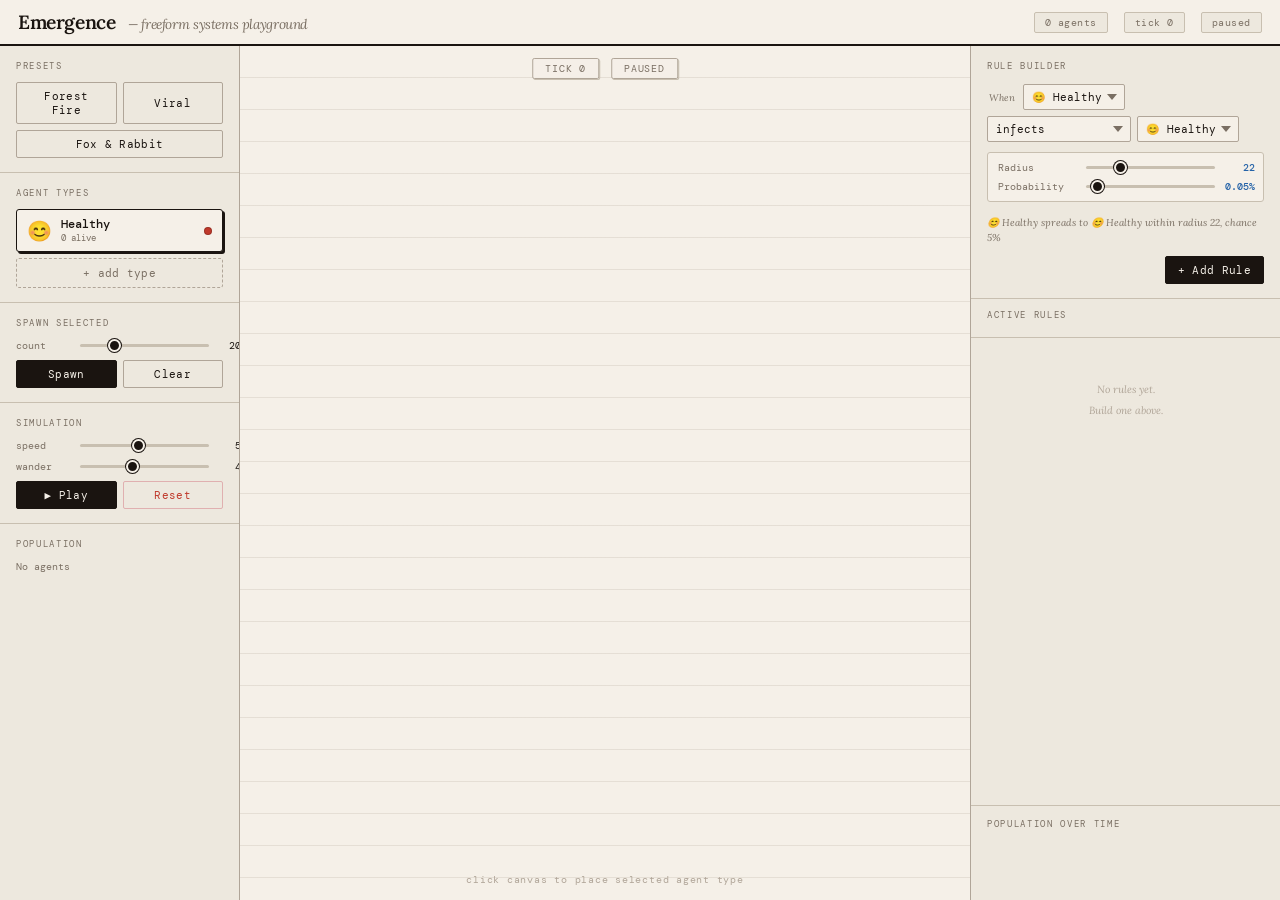
<file: index.html>
<!DOCTYPE html>
<html lang="en">
<head>
<meta charset="UTF-8">
<meta name="viewport" content="width=device-width, initial-scale=1.0">
<title>Emergence — Systems Playground</title>
<link href="https://fonts.googleapis.com/css2?family=Lora:ital,wght@0,400;0,600;1,400&family=DM+Mono:ital,wght@0,400;0,500;1,400&display=swap" rel="stylesheet">
<link rel="stylesheet" href="styles.css">
</head>
<body>

<header>
  <div class="logo">Emergence <em>— freeform systems playground</em></div>
  <div class="header-right">
    <div class="stat-pill" id="hAgents">0 agents</div>
    <div class="stat-pill" id="hTick">tick 0</div>
    <div class="stat-pill" id="hStatus">paused</div>
  </div>
</header>

<div class="main">

  <!-- LEFT -->
  <div class="panel-left">
    <div class="p-section">
      <div class="p-label">Presets</div>
      <div class="btn-row" style="flex-wrap: wrap;">
        <button class="btn btn-outline" onclick="loadPreset('forest_fire')" style="flex:1">Forest Fire</button>
        <button class="btn btn-outline" onclick="loadPreset('viral')" style="flex:1">Viral</button>
        <button class="btn btn-outline" onclick="loadPreset('predator_prey')" style="flex:1">Fox & Rabbit</button>
      </div>
    </div>

    <div class="p-section">
      <div class="p-label">Agent Types</div>
      <div class="agent-cards" id="agentCards"></div>
      <button class="add-type-btn" onclick="openModal()">+ add type</button>
    </div>

    <div class="p-section">
      <div class="p-label">Spawn Selected</div>
      <div class="slider-row">
        <span class="slider-lbl">count</span>
        <input type="range" min="1" max="80" value="20" id="spawnN"
          oninput="document.getElementById('spawnNv').textContent=this.value">
        <span class="slider-val" id="spawnNv">20</span>
      </div>
      <div class="btn-row">
        <button class="btn btn-ink" onclick="doSpawn()">Spawn</button>
        <button class="btn btn-outline" onclick="clearAll()">Clear</button>
      </div>
    </div>

    <div class="p-section">
      <div class="p-label">Simulation</div>
      <div class="slider-row">
        <span class="slider-lbl">speed</span>
        <input type="range" min="1" max="10" value="5" id="simSpd"
          oninput="document.getElementById('simSpdV').textContent=this.value">
        <span class="slider-val" id="simSpdV">5</span>
      </div>
      <div class="slider-row">
        <span class="slider-lbl">wander</span>
        <input type="range" min="0" max="10" value="4" id="wanderR"
          oninput="document.getElementById('wanderV').textContent=this.value">
        <span class="slider-val" id="wanderV">4</span>
      </div>
      <div class="btn-row">
        <button class="btn btn-ink" id="playBtn" onclick="togglePlay()">▶ Play</button>
        <button class="btn btn-red" onclick="hardReset()">Reset</button>
      </div>
    </div>

    <div class="p-section" style="border-bottom:none;flex:1">
      <div class="p-label">Population</div>
      <div id="popTable"></div>
    </div>
  </div>

  <!-- CANVAS -->
  <div class="canvas-wrap">
    <canvas id="simCanvas"></canvas>
    <div class="hud">
      <div class="hud-pill" id="tickHud">TICK 0</div>
      <div class="hud-pill" id="runHud">PAUSED</div>
    </div>
    <div class="canvas-hint">click canvas to place selected agent type</div>
  </div>

  <!-- RIGHT -->
  <div class="panel-right">
    <div class="rule-builder">
      <div class="p-label" style="margin-bottom:12px">Rule Builder</div>
      <div class="rule-form">

        <!-- Row 1: type -->
        <div class="rule-row">
          <span class="rule-connector">When</span>
          <select id="rb_typeA" onchange="updatePreview()"></select>
          <select id="rb_verb" onchange="rbVerbChanged()">
            <option value="infection">infects</option>
            <option value="attraction">attracts</option>
            <option value="repulsion">repels</option>
            <option value="transition">transitions to</option>
            <option value="death_time">dies after time</option>
            <option value="death_contact">is killed by</option>
            <option value="kill_spawn">kills and spawns</option>
            <option value="reproduction">reproduces</option>
          </select>
          <select id="rb_typeB" onchange="updatePreview()"></select>
          <select id="rb_typeC" onchange="updatePreview()" style="display:none"></select>
        </div>

        <!-- Dynamic params -->
        <div class="param-group" id="rb_params"></div>

        <!-- Preview sentence -->
        <div class="rule-preview" id="rb_preview">—</div>

        <button class="btn btn-ink" onclick="commitRule()" style="align-self:flex-end">+ Add Rule</button>
      </div>
    </div>

    <div style="padding:10px 16px 6px; border-bottom:1px solid var(--border); flex-shrink:0;">
      <div class="p-label">Active Rules</div>
    </div>
    <div class="rules-scroll" id="rulesScroll">
      <div class="rules-empty">No rules yet.<br>Build one above.</div>
    </div>

    <div class="chart-wrap">
      <div class="p-label" style="margin-bottom:6px">Population over time</div>
      <canvas class="chart-canvas-el" id="chartEl"></canvas>
    </div>
  </div>

</div>

<!-- Add Agent Modal -->
<div class="modal-bg" id="agentModal">
  <div class="modal">
    <div class="modal-title">New Agent Type</div>
    <div class="field">
      <label>Name</label>
      <input type="text" id="newName" placeholder="e.g. Infected, Healthy, Wolf...">
    </div>
    <div class="field">
      <label>Emoji</label>
      <div class="emoji-grid" id="emojiGrid"></div>
    </div>
    <div class="btn-row" style="margin-top:14px">
      <button class="btn btn-outline" onclick="closeModal()">Cancel</button>
      <button class="btn btn-ink" onclick="confirmAgent()">Add</button>
    </div>
  </div>
</div>

<script src="script.js"></script>
</body>
</html>
</file>
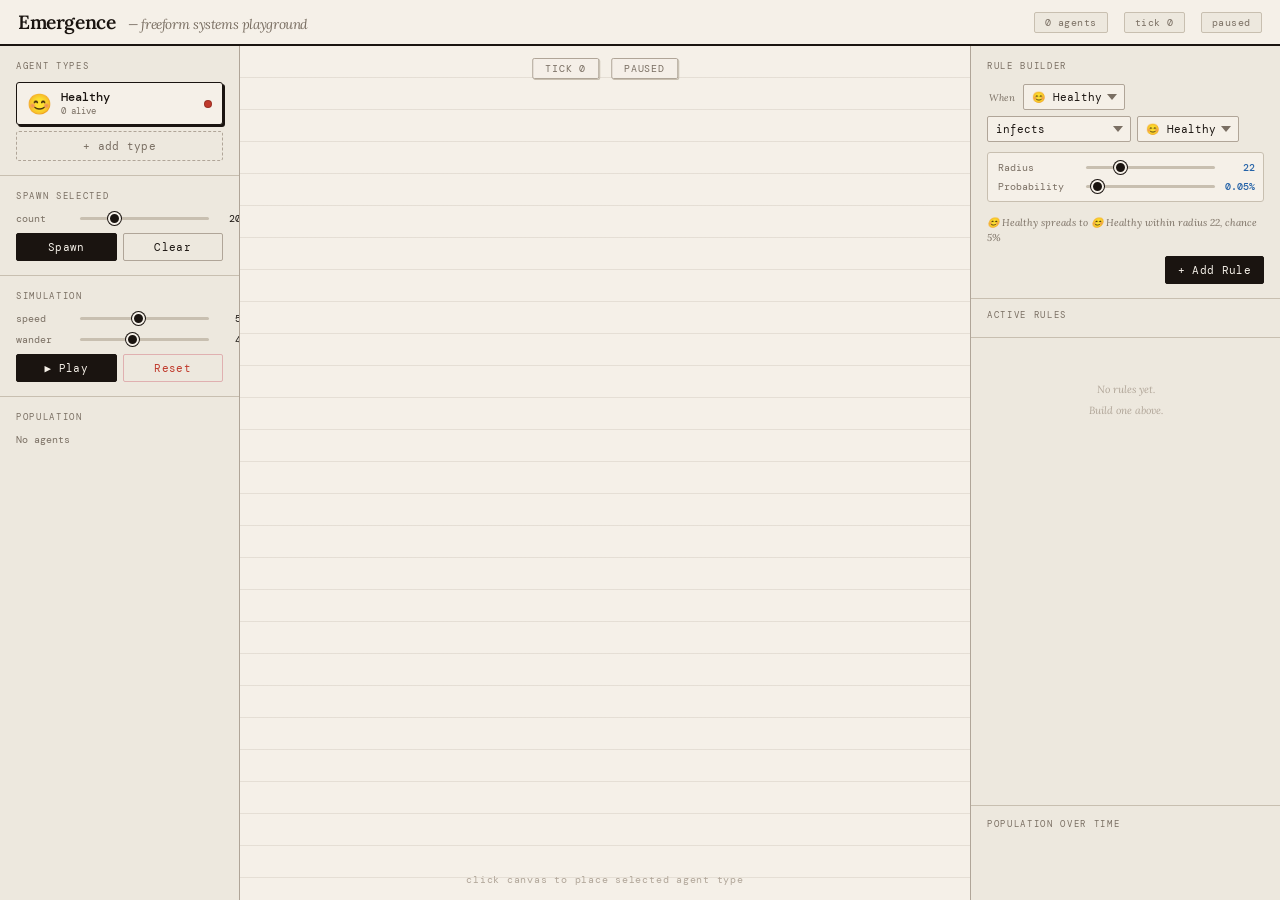
<file: emergence.html>
<!DOCTYPE html>
<html lang="en">
<head>
<meta charset="UTF-8">
<meta name="viewport" content="width=device-width, initial-scale=1.0">
<title>Emergence — Systems Playground</title>
<link href="https://fonts.googleapis.com/css2?family=Lora:ital,wght@0,400;0,600;1,400&family=DM+Mono:ital,wght@0,400;0,500;1,400&display=swap" rel="stylesheet">
<link rel="stylesheet" href="emergence.css">
</head>
<body>

<header>
  <div class="logo">Emergence <em>— freeform systems playground</em></div>
  <div class="header-right">
    <div class="stat-pill" id="hAgents">0 agents</div>
    <div class="stat-pill" id="hTick">tick 0</div>
    <div class="stat-pill" id="hStatus">paused</div>
  </div>
</header>

<div class="main">

  <!-- LEFT -->
  <div class="panel-left">
    <div class="p-section">
      <div class="p-label">Agent Types</div>
      <div class="agent-cards" id="agentCards"></div>
      <button class="add-type-btn" onclick="openModal()">+ add type</button>
    </div>

    <div class="p-section">
      <div class="p-label">Spawn Selected</div>
      <div class="slider-row">
        <span class="slider-lbl">count</span>
        <input type="range" min="1" max="80" value="20" id="spawnN"
          oninput="document.getElementById('spawnNv').textContent=this.value">
        <span class="slider-val" id="spawnNv">20</span>
      </div>
      <div class="btn-row">
        <button class="btn btn-ink" onclick="doSpawn()">Spawn</button>
        <button class="btn btn-outline" onclick="clearAll()">Clear</button>
      </div>
    </div>

    <div class="p-section">
      <div class="p-label">Simulation</div>
      <div class="slider-row">
        <span class="slider-lbl">speed</span>
        <input type="range" min="1" max="10" value="5" id="simSpd"
          oninput="document.getElementById('simSpdV').textContent=this.value">
        <span class="slider-val" id="simSpdV">5</span>
      </div>
      <div class="slider-row">
        <span class="slider-lbl">wander</span>
        <input type="range" min="0" max="10" value="4" id="wanderR"
          oninput="document.getElementById('wanderV').textContent=this.value">
        <span class="slider-val" id="wanderV">4</span>
      </div>
      <div class="btn-row">
        <button class="btn btn-ink" id="playBtn" onclick="togglePlay()">▶ Play</button>
        <button class="btn btn-red" onclick="hardReset()">Reset</button>
      </div>
    </div>

    <div class="p-section" style="border-bottom:none;flex:1">
      <div class="p-label">Population</div>
      <div id="popTable"></div>
    </div>
  </div>

  <!-- CANVAS -->
  <div class="canvas-wrap">
    <canvas id="simCanvas"></canvas>
    <div class="hud">
      <div class="hud-pill" id="tickHud">TICK 0</div>
      <div class="hud-pill" id="runHud">PAUSED</div>
    </div>
    <div class="canvas-hint">click canvas to place selected agent type</div>
  </div>

  <!-- RIGHT -->
  <div class="panel-right">
    <div class="rule-builder">
      <div class="p-label" style="margin-bottom:12px">Rule Builder</div>
      <div class="rule-form">

        <!-- Row 1: type -->
        <div class="rule-row">
          <span class="rule-connector">When</span>
          <select id="rb_typeA" onchange="updatePreview()"></select>
          <select id="rb_verb" onchange="rbVerbChanged()">
            <option value="infection">infects</option>
            <option value="attraction">attracts</option>
            <option value="repulsion">repels</option>
            <option value="transition">transitions to</option>
            <option value="death_time">dies after time</option>
            <option value="death_contact">is killed by</option>
            <option value="kill_spawn">kills and spawns</option>
            <option value="reproduction">reproduces</option>
          </select>
          <select id="rb_typeB" onchange="updatePreview()"></select>
          <select id="rb_typeC" onchange="updatePreview()" style="display:none"></select>
        </div>

        <!-- Dynamic params -->
        <div class="param-group" id="rb_params"></div>

        <!-- Preview sentence -->
        <div class="rule-preview" id="rb_preview">—</div>

        <button class="btn btn-ink" onclick="commitRule()" style="align-self:flex-end">+ Add Rule</button>
      </div>
    </div>

    <div style="padding:10px 16px 6px; border-bottom:1px solid var(--border); flex-shrink:0;">
      <div class="p-label">Active Rules</div>
    </div>
    <div class="rules-scroll" id="rulesScroll">
      <div class="rules-empty">No rules yet.<br>Build one above.</div>
    </div>

    <div class="chart-wrap">
      <div class="p-label" style="margin-bottom:6px">Population over time</div>
      <canvas class="chart-canvas-el" id="chartEl"></canvas>
    </div>
  </div>

</div>

<!-- Add Agent Modal -->
<div class="modal-bg" id="agentModal">
  <div class="modal">
    <div class="modal-title">New Agent Type</div>
    <div class="field">
      <label>Name</label>
      <input type="text" id="newName" placeholder="e.g. Infected, Healthy, Wolf...">
    </div>
    <div class="field">
      <label>Emoji</label>
      <div class="emoji-grid" id="emojiGrid"></div>
    </div>
    <div class="btn-row" style="margin-top:14px">
      <button class="btn btn-outline" onclick="closeModal()">Cancel</button>
      <button class="btn btn-ink" onclick="confirmAgent()">Add</button>
    </div>
  </div>
</div>

<script src="emergence.js"></script>
</body>
</html>
</file>
<file: styles.css>
:root {
  --ink: #1a1410;
  --paper: #f5f0e8;
  --paper2: #ede8de;
  --paper3: #e4ddd0;
  --border: #c8bfb0;
  --border2: #b0a598;
  --red: #c0392b;
  --blue: #2563a8;
  --green: #1a7a4a;
  --amber: #b85c00;
  --purple: #6b3fa0;
  --muted: #7a6f63;
  --shadow: rgba(26,20,16,0.12);
}

* { margin: 0; padding: 0; box-sizing: border-box; }

body {
  background: var(--paper);
  color: var(--ink);
  font-family: 'DM Mono', monospace;
  height: 100vh;
  overflow: hidden;
  display: flex;
  flex-direction: column;
}

/* Subtle paper texture */
body::before {
  content: '';
  position: fixed;
  inset: 0;
  background-image: url("data:image/svg+xml,%3Csvg xmlns='http://www.w3.org/2000/svg' width='300' height='300'%3E%3Cfilter id='noise'%3E%3CfeTurbulence type='fractalNoise' baseFrequency='0.9' numOctaves='4' stitchTiles='stitch'/%3E%3CfeColorMatrix type='saturate' values='0'/%3E%3C/filter%3E%3Crect width='300' height='300' filter='url(%23noise)' opacity='0.04'/%3E%3C/svg%3E");
  pointer-events: none;
  z-index: 0;
}

header {
  display: flex;
  align-items: center;
  justify-content: space-between;
  padding: 10px 18px;
  border-bottom: 2px solid var(--ink);
  background: var(--paper);
  position: relative;
  z-index: 10;
  flex-shrink: 0;
}

.logo {
  font-family: 'Lora', serif;
  font-size: 1.2rem;
  font-weight: 600;
  letter-spacing: -0.02em;
  color: var(--ink);
}
.logo em {
  font-style: italic;
  color: var(--muted);
  font-size: 0.85rem;
  margin-left: 8px;
  font-weight: 400;
}

.header-right {
  display: flex;
  align-items: center;
  gap: 16px;
  font-size: 0.65rem;
  color: var(--muted);
  letter-spacing: 0.05em;
}

.stat-pill {
  background: var(--paper2);
  border: 1px solid var(--border);
  padding: 3px 10px;
  border-radius: 2px;
}

.main {
  display: flex;
  flex: 1;
  overflow: hidden;
  position: relative;
  z-index: 1;
}

/* ── LEFT PANEL ─────────────────────────────────────────── */
.panel-left {
  width: 240px;
  flex-shrink: 0;
  border-right: 1px solid var(--border2);
  background: var(--paper2);
  display: flex;
  flex-direction: column;
  overflow-y: auto;
}

.p-section {
  padding: 14px 16px;
  border-bottom: 1px solid var(--border);
}

.p-label {
  font-size: 0.58rem;
  letter-spacing: 0.18em;
  text-transform: uppercase;
  color: var(--muted);
  margin-bottom: 10px;
  font-family: 'DM Mono', monospace;
}

/* Agent cards */
.agent-cards { display: flex; flex-direction: column; gap: 6px; }

.agent-card {
  display: flex;
  align-items: center;
  gap: 9px;
  padding: 7px 10px;
  border: 1px solid var(--border);
  border-radius: 3px;
  background: var(--paper);
  cursor: pointer;
  transition: all 0.1s;
  position: relative;
}
.agent-card:hover { border-color: var(--border2); background: var(--paper3); }
.agent-card.selected {
  border-color: var(--ink);
  background: var(--paper);
  box-shadow: 2px 2px 0 var(--ink);
}

.agent-em { font-size: 1.25rem; line-height: 1; }
.agent-meta { flex: 1; }
.agent-name-text { font-size: 0.72rem; font-weight: 500; color: var(--ink); }
.agent-ct { font-size: 0.58rem; color: var(--muted); }
.agent-swatch { width: 8px; height: 8px; border-radius: 50%; border: 1px solid rgba(0,0,0,0.2); }

.agent-del {
  position: absolute; right: 6px; top: 5px;
  font-size: 0.65rem; color: var(--border2);
  background: none; border: none; cursor: pointer;
  line-height: 1; padding: 2px;
  opacity: 0;
  transition: opacity 0.1s;
}
.agent-card:hover .agent-del { opacity: 1; }
.agent-del:hover { color: var(--red); }

.add-type-btn {
  width: 100%;
  padding: 7px;
  border: 1px dashed var(--border2);
  border-radius: 3px;
  background: none;
  color: var(--muted);
  font-family: 'DM Mono', monospace;
  font-size: 0.68rem;
  cursor: pointer;
  margin-top: 6px;
  transition: all 0.1s;
  letter-spacing: 0.03em;
}
.add-type-btn:hover { border-color: var(--ink); color: var(--ink); background: var(--paper); }

/* Sliders */
.slider-row {
  display: flex; align-items: center; gap: 8px;
  margin-bottom: 8px;
}
.slider-lbl { font-size: 0.62rem; color: var(--muted); width: 56px; flex-shrink: 0; }
.slider-val { font-size: 0.62rem; color: var(--ink); width: 24px; text-align: right; flex-shrink: 0; }

input[type=range] {
  flex: 1;
  -webkit-appearance: none;
  height: 3px;
  background: var(--border);
  border-radius: 2px;
  outline: none;
  cursor: pointer;
}
input[type=range]::-webkit-slider-thumb {
  -webkit-appearance: none;
  width: 13px; height: 13px;
  border-radius: 50%;
  background: var(--ink);
  border: 2px solid var(--paper);
  box-shadow: 0 0 0 1px var(--ink);
  cursor: pointer;
}

/* Buttons */
.btn {
  padding: 6px 12px;
  border-radius: 2px;
  font-family: 'DM Mono', monospace;
  font-size: 0.68rem;
  cursor: pointer;
  transition: all 0.1s;
  letter-spacing: 0.03em;
  border: 1px solid;
}
.btn-ink {
  background: var(--ink);
  color: var(--paper);
  border-color: var(--ink);
}
.btn-ink:hover { background: #2d2520; }
.btn-outline {
  background: none;
  color: var(--ink);
  border-color: var(--border2);
}
.btn-outline:hover { border-color: var(--ink); background: var(--paper3); }
.btn-red {
  background: none;
  color: var(--red);
  border-color: #e0b0b0;
}
.btn-red:hover { background: #fdf0f0; }

.btn-row { display: flex; gap: 6px; }
.btn-row .btn { flex: 1; text-align: center; }

/* Pop stats */
.pop-table { width: 100%; }
.pop-row {
  display: flex; justify-content: space-between; align-items: center;
  padding: 3px 0;
  border-bottom: 1px dotted var(--border);
  font-size: 0.65rem;
}
.pop-row:last-child { border-bottom: none; }
.pop-bar-wrap { flex: 1; margin: 0 8px; height: 4px; background: var(--border); border-radius: 2px; overflow: hidden; }
.pop-bar { height: 100%; border-radius: 2px; transition: width 0.3s; }

/* ── CANVAS ─────────────────────────────────────────────── */
.canvas-wrap {
  flex: 1;
  position: relative;
  overflow: hidden;
  background: var(--paper);
}

/* Ruled lines on canvas */
.canvas-wrap::before {
  content: '';
  position: absolute;
  inset: 0;
  background-image: repeating-linear-gradient(
    to bottom,
    transparent,
    transparent 31px,
    rgba(180,170,155,0.25) 31px,
    rgba(180,170,155,0.25) 32px
  );
  pointer-events: none;
  z-index: 0;
}

canvas#simCanvas {
  position: absolute;
  inset: 0;
  width: 100%;
  height: 100%;
  cursor: crosshair;
  z-index: 1;
}

.hud {
  position: absolute;
  top: 12px;
  left: 50%;
  transform: translateX(-50%);
  display: flex;
  align-items: center;
  gap: 12px;
  z-index: 2;
  pointer-events: none;
}

.hud-pill {
  background: rgba(245,240,232,0.9);
  border: 1px solid var(--border2);
  border-radius: 2px;
  font-size: 0.62rem;
  padding: 3px 12px;
  color: var(--muted);
  letter-spacing: 0.08em;
  box-shadow: 1px 1px 0 var(--border);
}

.canvas-hint {
  position: absolute;
  bottom: 14px;
  left: 50%;
  transform: translateX(-50%);
  font-size: 0.6rem;
  color: var(--border2);
  letter-spacing: 0.08em;
  pointer-events: none;
  z-index: 2;
}

/* ── RIGHT PANEL ────────────────────────────────────────── */
.panel-right {
  width: 310px;
  flex-shrink: 0;
  border-left: 1px solid var(--border2);
  background: var(--paper2);
  display: flex;
  flex-direction: column;
}

/* Rule builder */
.rule-builder {
  padding: 14px 16px;
  border-bottom: 1px solid var(--border);
  flex-shrink: 0;
}

.rule-form {
  display: flex;
  flex-direction: column;
  gap: 8px;
}

.rule-row {
  display: flex;
  align-items: center;
  gap: 6px;
  flex-wrap: wrap;
}

.rule-connector {
  font-size: 0.6rem;
  color: var(--muted);
  font-style: italic;
  flex-shrink: 0;
  font-family: 'Lora', serif;
  padding: 0 2px;
}

select {
  background: var(--paper);
  border: 1px solid var(--border2);
  border-radius: 2px;
  color: var(--ink);
  font-family: 'DM Mono', monospace;
  font-size: 0.68rem;
  padding: 5px 8px;
  outline: none;
  cursor: pointer;
  transition: border-color 0.1s;
  -webkit-appearance: none;
  background-image: url("data:image/svg+xml,%3Csvg xmlns='http://www.w3.org/2000/svg' width='10' height='6'%3E%3Cpath d='M0 0l5 6 5-6z' fill='%237a6f63'/%3E%3C/svg%3E");
  background-repeat: no-repeat;
  background-position: right 7px center;
  padding-right: 22px;
}
select:focus { border-color: var(--ink); }

.param-group {
  display: flex;
  flex-direction: column;
  gap: 6px;
  padding: 8px 10px;
  background: var(--paper);
  border: 1px solid var(--border);
  border-radius: 3px;
  margin-top: 2px;
}

.param-row {
  display: flex; align-items: center; gap: 8px;
}
.param-lbl { font-size: 0.6rem; color: var(--muted); width: 80px; flex-shrink: 0; }
.param-val { font-size: 0.6rem; color: var(--blue); width: 32px; text-align: right; flex-shrink: 0; font-weight: 500; }

.rule-preview {
  font-size: 0.62rem;
  color: var(--muted);
  font-family: 'Lora', serif;
  font-style: italic;
  padding: 6px 0 2px;
  line-height: 1.5;
  min-height: 24px;
}

/* Active rules */
.rules-scroll {
  flex: 1;
  overflow-y: auto;
  padding: 12px 16px;
  display: flex;
  flex-direction: column;
  gap: 6px;
}

.rule-card {
  padding: 9px 11px;
  border: 1px solid var(--border);
  border-radius: 3px;
  background: var(--paper);
  position: relative;
  transition: box-shadow 0.1s;
}
.rule-card:hover { box-shadow: 1px 1px 0 var(--border2); }

.rc-type {
  display: inline-block;
  font-size: 0.55rem;
  letter-spacing: 0.12em;
  text-transform: uppercase;
  padding: 1px 7px;
  border-radius: 20px;
  margin-bottom: 5px;
  font-weight: 500;
}
.rc-type.infection { background: #fde8e8; color: var(--red); border: 1px solid #f0b0b0; }
.rc-type.attraction { background: #e8f0fd; color: var(--blue); border: 1px solid #b0c8f0; }
.rc-type.repulsion  { background: #fdf5e8; color: var(--amber); border: 1px solid #f0d0a0; }
.rc-type.transition { background: #edfde8; color: var(--green); border: 1px solid #b0e8b8; }
.rc-type.death      { background: #f0e8fd; color: var(--purple); border: 1px solid #d0b0f0; }
.rc-type.reproduction { background: #fdf5e8; color: var(--amber); border: 1px solid #f0d0a0; }

.rc-desc { font-size: 0.68rem; color: var(--ink); line-height: 1.5; font-family: 'Lora', serif; font-style: italic; }
.rc-params { font-size: 0.58rem; color: var(--muted); margin-top: 3px; font-family: 'DM Mono', monospace; }

.rc-del {
  position: absolute; top: 7px; right: 8px;
  background: none; border: none; cursor: pointer;
  font-size: 0.75rem; color: var(--border2);
  transition: color 0.1s;
}
.rc-del:hover { color: var(--red); }

.rules-empty {
  text-align: center;
  padding: 30px 0;
  font-size: 0.65rem;
  color: var(--border2);
  font-family: 'Lora', serif;
  font-style: italic;
  line-height: 2;
}

/* Chart */
.chart-wrap {
  padding: 12px 16px;
  border-top: 1px solid var(--border);
  flex-shrink: 0;
}
.chart-canvas-el {
  width: 100%;
  height: 52px;
  display: block;
}

/* ── MODAL ──────────────────────────────────────────────── */
.modal-bg {
  display: none;
  position: fixed; inset: 0;
  background: rgba(26,20,16,0.4);
  z-index: 100;
  align-items: center;
  justify-content: center;
}
.modal-bg.open { display: flex; }

.modal {
  background: var(--paper);
  border: 1px solid var(--border2);
  border-radius: 4px;
  box-shadow: 4px 4px 0 var(--border2);
  padding: 22px;
  width: 360px;
}

.modal-title {
  font-family: 'Lora', serif;
  font-size: 1.05rem;
  font-weight: 600;
  margin-bottom: 16px;
  color: var(--ink);
}

.field { margin-bottom: 12px; }
.field label {
  display: block;
  font-size: 0.6rem;
  letter-spacing: 0.12em;
  text-transform: uppercase;
  color: var(--muted);
  margin-bottom: 5px;
}

input[type=text] {
  width: 100%;
  background: var(--paper);
  border: 1px solid var(--border2);
  border-radius: 2px;
  color: var(--ink);
  font-family: 'DM Mono', monospace;
  font-size: 0.75rem;
  padding: 7px 10px;
  outline: none;
  transition: all 0.1s;
}
input[type=text]:focus { border-color: var(--ink); }
input[type=text].error { border-color: var(--red); background: #fdf0f0; }

.emoji-grid {
  display: flex; flex-wrap: wrap; gap: 6px;
}
.emoji-opt {
  font-size: 1.3rem;
  cursor: pointer;
  padding: 4px 6px;
  border-radius: 3px;
  border: 2px solid transparent;
  transition: all 0.1s;
  line-height: 1;
}
.emoji-opt:hover { background: var(--paper2); }
.emoji-opt.sel { border-color: var(--ink); background: var(--paper3); }

::-webkit-scrollbar { width: 3px; }
::-webkit-scrollbar-track { background: transparent; }
::-webkit-scrollbar-thumb { background: var(--border2); border-radius: 2px; }

/* Rule type colors for canvas trails */
</file>
<file: emergence.css>
:root {
  --ink: #1a1410;
  --paper: #f5f0e8;
  --paper2: #ede8de;
  --paper3: #e4ddd0;
  --border: #c8bfb0;
  --border2: #b0a598;
  --red: #c0392b;
  --blue: #2563a8;
  --green: #1a7a4a;
  --amber: #b85c00;
  --purple: #6b3fa0;
  --muted: #7a6f63;
  --shadow: rgba(26,20,16,0.12);
}

* { margin: 0; padding: 0; box-sizing: border-box; }

body {
  background: var(--paper);
  color: var(--ink);
  font-family: 'DM Mono', monospace;
  height: 100vh;
  overflow: hidden;
  display: flex;
  flex-direction: column;
}

/* Subtle paper texture */
body::before {
  content: '';
  position: fixed;
  inset: 0;
  background-image: url("data:image/svg+xml,%3Csvg xmlns='http://www.w3.org/2000/svg' width='300' height='300'%3E%3Cfilter id='noise'%3E%3CfeTurbulence type='fractalNoise' baseFrequency='0.9' numOctaves='4' stitchTiles='stitch'/%3E%3CfeColorMatrix type='saturate' values='0'/%3E%3C/filter%3E%3Crect width='300' height='300' filter='url(%23noise)' opacity='0.04'/%3E%3C/svg%3E");
  pointer-events: none;
  z-index: 0;
}

header {
  display: flex;
  align-items: center;
  justify-content: space-between;
  padding: 10px 18px;
  border-bottom: 2px solid var(--ink);
  background: var(--paper);
  position: relative;
  z-index: 10;
  flex-shrink: 0;
}

.logo {
  font-family: 'Lora', serif;
  font-size: 1.2rem;
  font-weight: 600;
  letter-spacing: -0.02em;
  color: var(--ink);
}
.logo em {
  font-style: italic;
  color: var(--muted);
  font-size: 0.85rem;
  margin-left: 8px;
  font-weight: 400;
}

.header-right {
  display: flex;
  align-items: center;
  gap: 16px;
  font-size: 0.65rem;
  color: var(--muted);
  letter-spacing: 0.05em;
}

.stat-pill {
  background: var(--paper2);
  border: 1px solid var(--border);
  padding: 3px 10px;
  border-radius: 2px;
}

.main {
  display: flex;
  flex: 1;
  overflow: hidden;
  position: relative;
  z-index: 1;
}

/* ── LEFT PANEL ─────────────────────────────────────────── */
.panel-left {
  width: 240px;
  flex-shrink: 0;
  border-right: 1px solid var(--border2);
  background: var(--paper2);
  display: flex;
  flex-direction: column;
  overflow-y: auto;
}

.p-section {
  padding: 14px 16px;
  border-bottom: 1px solid var(--border);
}

.p-label {
  font-size: 0.58rem;
  letter-spacing: 0.18em;
  text-transform: uppercase;
  color: var(--muted);
  margin-bottom: 10px;
  font-family: 'DM Mono', monospace;
}

/* Agent cards */
.agent-cards { display: flex; flex-direction: column; gap: 6px; }

.agent-card {
  display: flex;
  align-items: center;
  gap: 9px;
  padding: 7px 10px;
  border: 1px solid var(--border);
  border-radius: 3px;
  background: var(--paper);
  cursor: pointer;
  transition: all 0.1s;
  position: relative;
}
.agent-card:hover { border-color: var(--border2); background: var(--paper3); }
.agent-card.selected {
  border-color: var(--ink);
  background: var(--paper);
  box-shadow: 2px 2px 0 var(--ink);
}

.agent-em { font-size: 1.25rem; line-height: 1; }
.agent-meta { flex: 1; }
.agent-name-text { font-size: 0.72rem; font-weight: 500; color: var(--ink); }
.agent-ct { font-size: 0.58rem; color: var(--muted); }
.agent-swatch { width: 8px; height: 8px; border-radius: 50%; border: 1px solid rgba(0,0,0,0.2); }

.agent-del {
  position: absolute; right: 6px; top: 5px;
  font-size: 0.65rem; color: var(--border2);
  background: none; border: none; cursor: pointer;
  line-height: 1; padding: 2px;
  opacity: 0;
  transition: opacity 0.1s;
}
.agent-card:hover .agent-del { opacity: 1; }
.agent-del:hover { color: var(--red); }

.add-type-btn {
  width: 100%;
  padding: 7px;
  border: 1px dashed var(--border2);
  border-radius: 3px;
  background: none;
  color: var(--muted);
  font-family: 'DM Mono', monospace;
  font-size: 0.68rem;
  cursor: pointer;
  margin-top: 6px;
  transition: all 0.1s;
  letter-spacing: 0.03em;
}
.add-type-btn:hover { border-color: var(--ink); color: var(--ink); background: var(--paper); }

/* Sliders */
.slider-row {
  display: flex; align-items: center; gap: 8px;
  margin-bottom: 8px;
}
.slider-lbl { font-size: 0.62rem; color: var(--muted); width: 56px; flex-shrink: 0; }
.slider-val { font-size: 0.62rem; color: var(--ink); width: 24px; text-align: right; flex-shrink: 0; }

input[type=range] {
  flex: 1;
  -webkit-appearance: none;
  height: 3px;
  background: var(--border);
  border-radius: 2px;
  outline: none;
  cursor: pointer;
}
input[type=range]::-webkit-slider-thumb {
  -webkit-appearance: none;
  width: 13px; height: 13px;
  border-radius: 50%;
  background: var(--ink);
  border: 2px solid var(--paper);
  box-shadow: 0 0 0 1px var(--ink);
  cursor: pointer;
}

/* Buttons */
.btn {
  padding: 6px 12px;
  border-radius: 2px;
  font-family: 'DM Mono', monospace;
  font-size: 0.68rem;
  cursor: pointer;
  transition: all 0.1s;
  letter-spacing: 0.03em;
  border: 1px solid;
}
.btn-ink {
  background: var(--ink);
  color: var(--paper);
  border-color: var(--ink);
}
.btn-ink:hover { background: #2d2520; }
.btn-outline {
  background: none;
  color: var(--ink);
  border-color: var(--border2);
}
.btn-outline:hover { border-color: var(--ink); background: var(--paper3); }
.btn-red {
  background: none;
  color: var(--red);
  border-color: #e0b0b0;
}
.btn-red:hover { background: #fdf0f0; }

.btn-row { display: flex; gap: 6px; }
.btn-row .btn { flex: 1; text-align: center; }

/* Pop stats */
.pop-table { width: 100%; }
.pop-row {
  display: flex; justify-content: space-between; align-items: center;
  padding: 3px 0;
  border-bottom: 1px dotted var(--border);
  font-size: 0.65rem;
}
.pop-row:last-child { border-bottom: none; }
.pop-bar-wrap { flex: 1; margin: 0 8px; height: 4px; background: var(--border); border-radius: 2px; overflow: hidden; }
.pop-bar { height: 100%; border-radius: 2px; transition: width 0.3s; }

/* ── CANVAS ─────────────────────────────────────────────── */
.canvas-wrap {
  flex: 1;
  position: relative;
  overflow: hidden;
  background: var(--paper);
}

/* Ruled lines on canvas */
.canvas-wrap::before {
  content: '';
  position: absolute;
  inset: 0;
  background-image: repeating-linear-gradient(
    to bottom,
    transparent,
    transparent 31px,
    rgba(180,170,155,0.25) 31px,
    rgba(180,170,155,0.25) 32px
  );
  pointer-events: none;
  z-index: 0;
}

canvas#simCanvas {
  position: absolute;
  inset: 0;
  width: 100%;
  height: 100%;
  cursor: crosshair;
  z-index: 1;
}

.hud {
  position: absolute;
  top: 12px;
  left: 50%;
  transform: translateX(-50%);
  display: flex;
  align-items: center;
  gap: 12px;
  z-index: 2;
  pointer-events: none;
}

.hud-pill {
  background: rgba(245,240,232,0.9);
  border: 1px solid var(--border2);
  border-radius: 2px;
  font-size: 0.62rem;
  padding: 3px 12px;
  color: var(--muted);
  letter-spacing: 0.08em;
  box-shadow: 1px 1px 0 var(--border);
}

.canvas-hint {
  position: absolute;
  bottom: 14px;
  left: 50%;
  transform: translateX(-50%);
  font-size: 0.6rem;
  color: var(--border2);
  letter-spacing: 0.08em;
  pointer-events: none;
  z-index: 2;
}

/* ── RIGHT PANEL ────────────────────────────────────────── */
.panel-right {
  width: 310px;
  flex-shrink: 0;
  border-left: 1px solid var(--border2);
  background: var(--paper2);
  display: flex;
  flex-direction: column;
}

/* Rule builder */
.rule-builder {
  padding: 14px 16px;
  border-bottom: 1px solid var(--border);
  flex-shrink: 0;
}

.rule-form {
  display: flex;
  flex-direction: column;
  gap: 8px;
}

.rule-row {
  display: flex;
  align-items: center;
  gap: 6px;
  flex-wrap: wrap;
}

.rule-connector {
  font-size: 0.6rem;
  color: var(--muted);
  font-style: italic;
  flex-shrink: 0;
  font-family: 'Lora', serif;
  padding: 0 2px;
}

select {
  background: var(--paper);
  border: 1px solid var(--border2);
  border-radius: 2px;
  color: var(--ink);
  font-family: 'DM Mono', monospace;
  font-size: 0.68rem;
  padding: 5px 8px;
  outline: none;
  cursor: pointer;
  transition: border-color 0.1s;
  -webkit-appearance: none;
  background-image: url("data:image/svg+xml,%3Csvg xmlns='http://www.w3.org/2000/svg' width='10' height='6'%3E%3Cpath d='M0 0l5 6 5-6z' fill='%237a6f63'/%3E%3C/svg%3E");
  background-repeat: no-repeat;
  background-position: right 7px center;
  padding-right: 22px;
}
select:focus { border-color: var(--ink); }

.param-group {
  display: flex;
  flex-direction: column;
  gap: 6px;
  padding: 8px 10px;
  background: var(--paper);
  border: 1px solid var(--border);
  border-radius: 3px;
  margin-top: 2px;
}

.param-row {
  display: flex; align-items: center; gap: 8px;
}
.param-lbl { font-size: 0.6rem; color: var(--muted); width: 80px; flex-shrink: 0; }
.param-val { font-size: 0.6rem; color: var(--blue); width: 32px; text-align: right; flex-shrink: 0; font-weight: 500; }

.rule-preview {
  font-size: 0.62rem;
  color: var(--muted);
  font-family: 'Lora', serif;
  font-style: italic;
  padding: 6px 0 2px;
  line-height: 1.5;
  min-height: 24px;
}

/* Active rules */
.rules-scroll {
  flex: 1;
  overflow-y: auto;
  padding: 12px 16px;
  display: flex;
  flex-direction: column;
  gap: 6px;
}

.rule-card {
  padding: 9px 11px;
  border: 1px solid var(--border);
  border-radius: 3px;
  background: var(--paper);
  position: relative;
  transition: box-shadow 0.1s;
}
.rule-card:hover { box-shadow: 1px 1px 0 var(--border2); }

.rc-type {
  display: inline-block;
  font-size: 0.55rem;
  letter-spacing: 0.12em;
  text-transform: uppercase;
  padding: 1px 7px;
  border-radius: 20px;
  margin-bottom: 5px;
  font-weight: 500;
}
.rc-type.infection { background: #fde8e8; color: var(--red); border: 1px solid #f0b0b0; }
.rc-type.attraction { background: #e8f0fd; color: var(--blue); border: 1px solid #b0c8f0; }
.rc-type.repulsion  { background: #fdf5e8; color: var(--amber); border: 1px solid #f0d0a0; }
.rc-type.transition { background: #edfde8; color: var(--green); border: 1px solid #b0e8b8; }
.rc-type.death      { background: #f0e8fd; color: var(--purple); border: 1px solid #d0b0f0; }
.rc-type.reproduction { background: #fdf5e8; color: var(--amber); border: 1px solid #f0d0a0; }

.rc-desc { font-size: 0.68rem; color: var(--ink); line-height: 1.5; font-family: 'Lora', serif; font-style: italic; }
.rc-params { font-size: 0.58rem; color: var(--muted); margin-top: 3px; font-family: 'DM Mono', monospace; }

.rc-del {
  position: absolute; top: 7px; right: 8px;
  background: none; border: none; cursor: pointer;
  font-size: 0.75rem; color: var(--border2);
  transition: color 0.1s;
}
.rc-del:hover { color: var(--red); }

.rules-empty {
  text-align: center;
  padding: 30px 0;
  font-size: 0.65rem;
  color: var(--border2);
  font-family: 'Lora', serif;
  font-style: italic;
  line-height: 2;
}

/* Chart */
.chart-wrap {
  padding: 12px 16px;
  border-top: 1px solid var(--border);
  flex-shrink: 0;
}
.chart-canvas-el {
  width: 100%;
  height: 52px;
  display: block;
}

/* ── MODAL ──────────────────────────────────────────────── */
.modal-bg {
  display: none;
  position: fixed; inset: 0;
  background: rgba(26,20,16,0.4);
  z-index: 100;
  align-items: center;
  justify-content: center;
}
.modal-bg.open { display: flex; }

.modal {
  background: var(--paper);
  border: 1px solid var(--border2);
  border-radius: 4px;
  box-shadow: 4px 4px 0 var(--border2);
  padding: 22px;
  width: 360px;
}

.modal-title {
  font-family: 'Lora', serif;
  font-size: 1.05rem;
  font-weight: 600;
  margin-bottom: 16px;
  color: var(--ink);
}

.field { margin-bottom: 12px; }
.field label {
  display: block;
  font-size: 0.6rem;
  letter-spacing: 0.12em;
  text-transform: uppercase;
  color: var(--muted);
  margin-bottom: 5px;
}

input[type=text] {
  width: 100%;
  background: var(--paper);
  border: 1px solid var(--border2);
  border-radius: 2px;
  color: var(--ink);
  font-family: 'DM Mono', monospace;
  font-size: 0.75rem;
  padding: 7px 10px;
  outline: none;
  transition: all 0.1s;
}
input[type=text]:focus { border-color: var(--ink); }
input[type=text].error { border-color: var(--red); background: #fdf0f0; }

.emoji-grid {
  display: flex; flex-wrap: wrap; gap: 6px;
}
.emoji-opt {
  font-size: 1.3rem;
  cursor: pointer;
  padding: 4px 6px;
  border-radius: 3px;
  border: 2px solid transparent;
  transition: all 0.1s;
  line-height: 1;
}
.emoji-opt:hover { background: var(--paper2); }
.emoji-opt.sel { border-color: var(--ink); background: var(--paper3); }

::-webkit-scrollbar { width: 3px; }
::-webkit-scrollbar-track { background: transparent; }
::-webkit-scrollbar-thumb { background: var(--border2); border-radius: 2px; }

/* Rule type colors for canvas trails */
</file>
